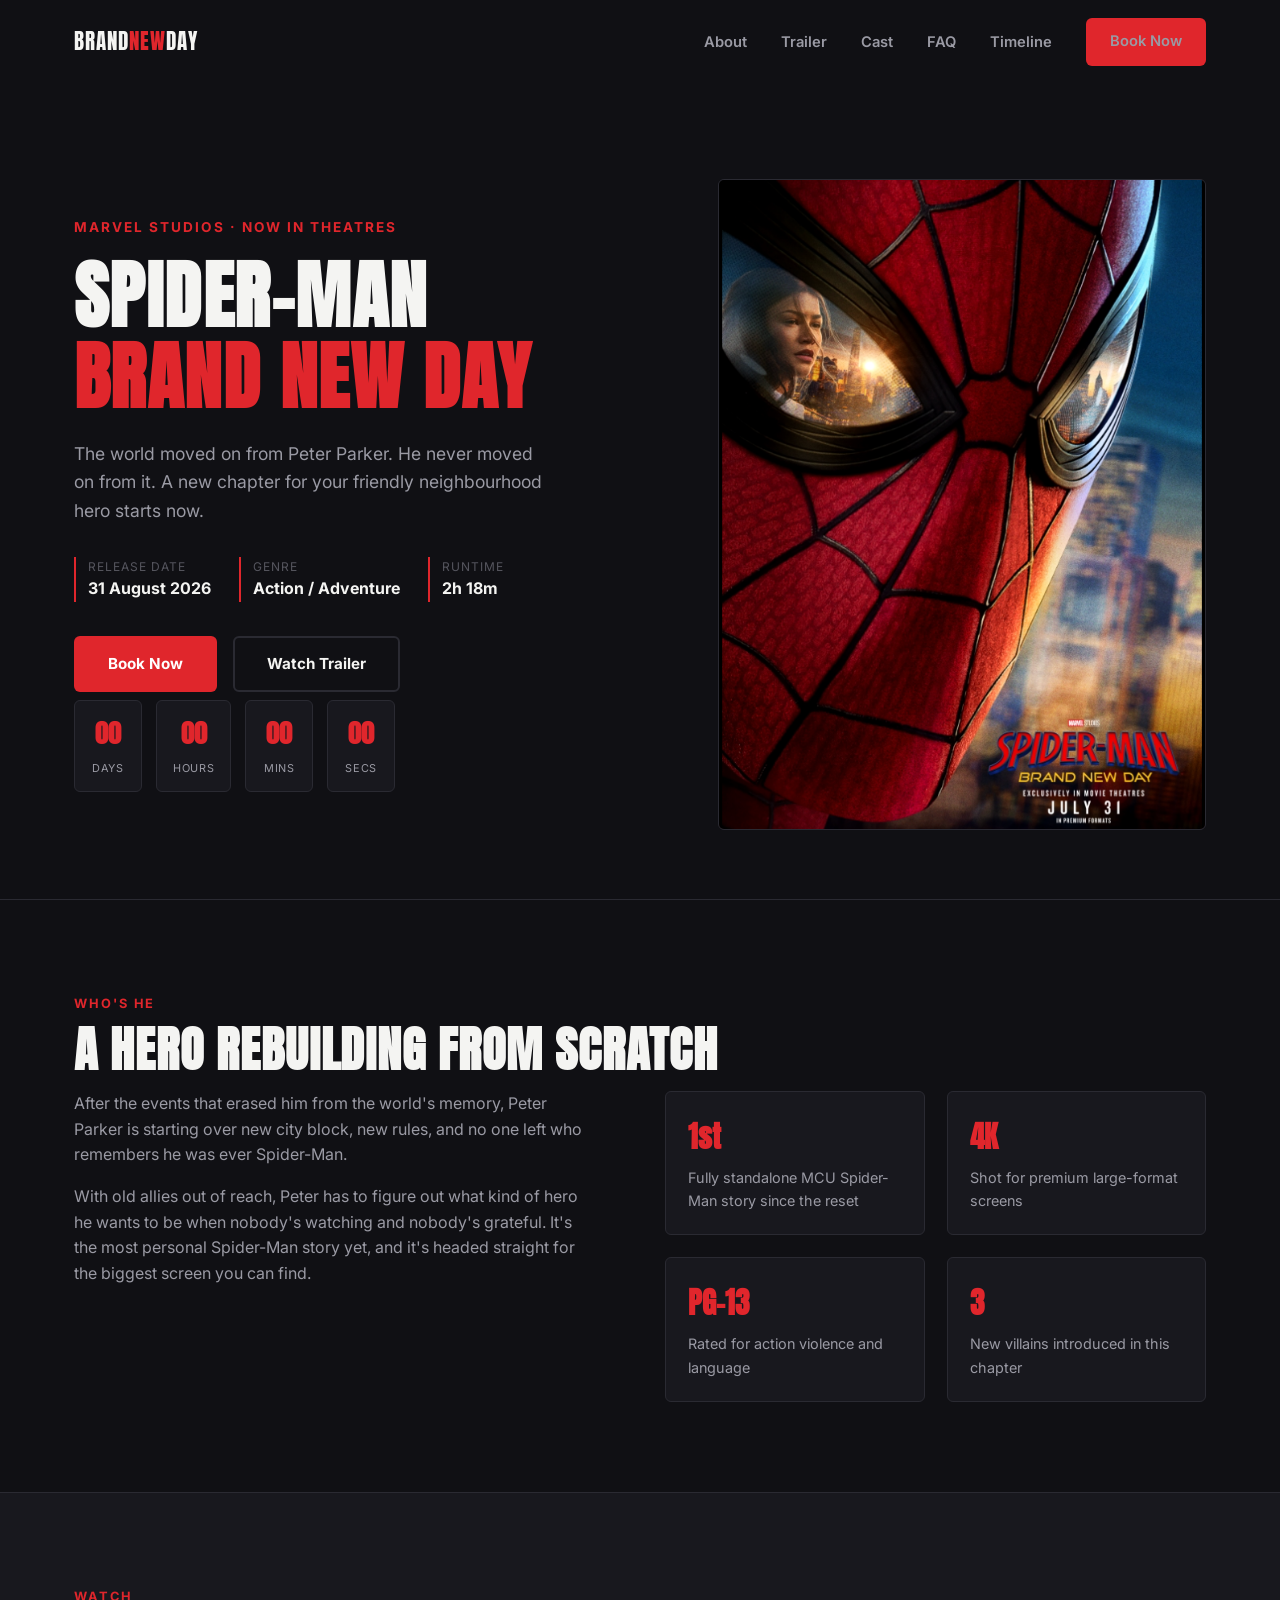
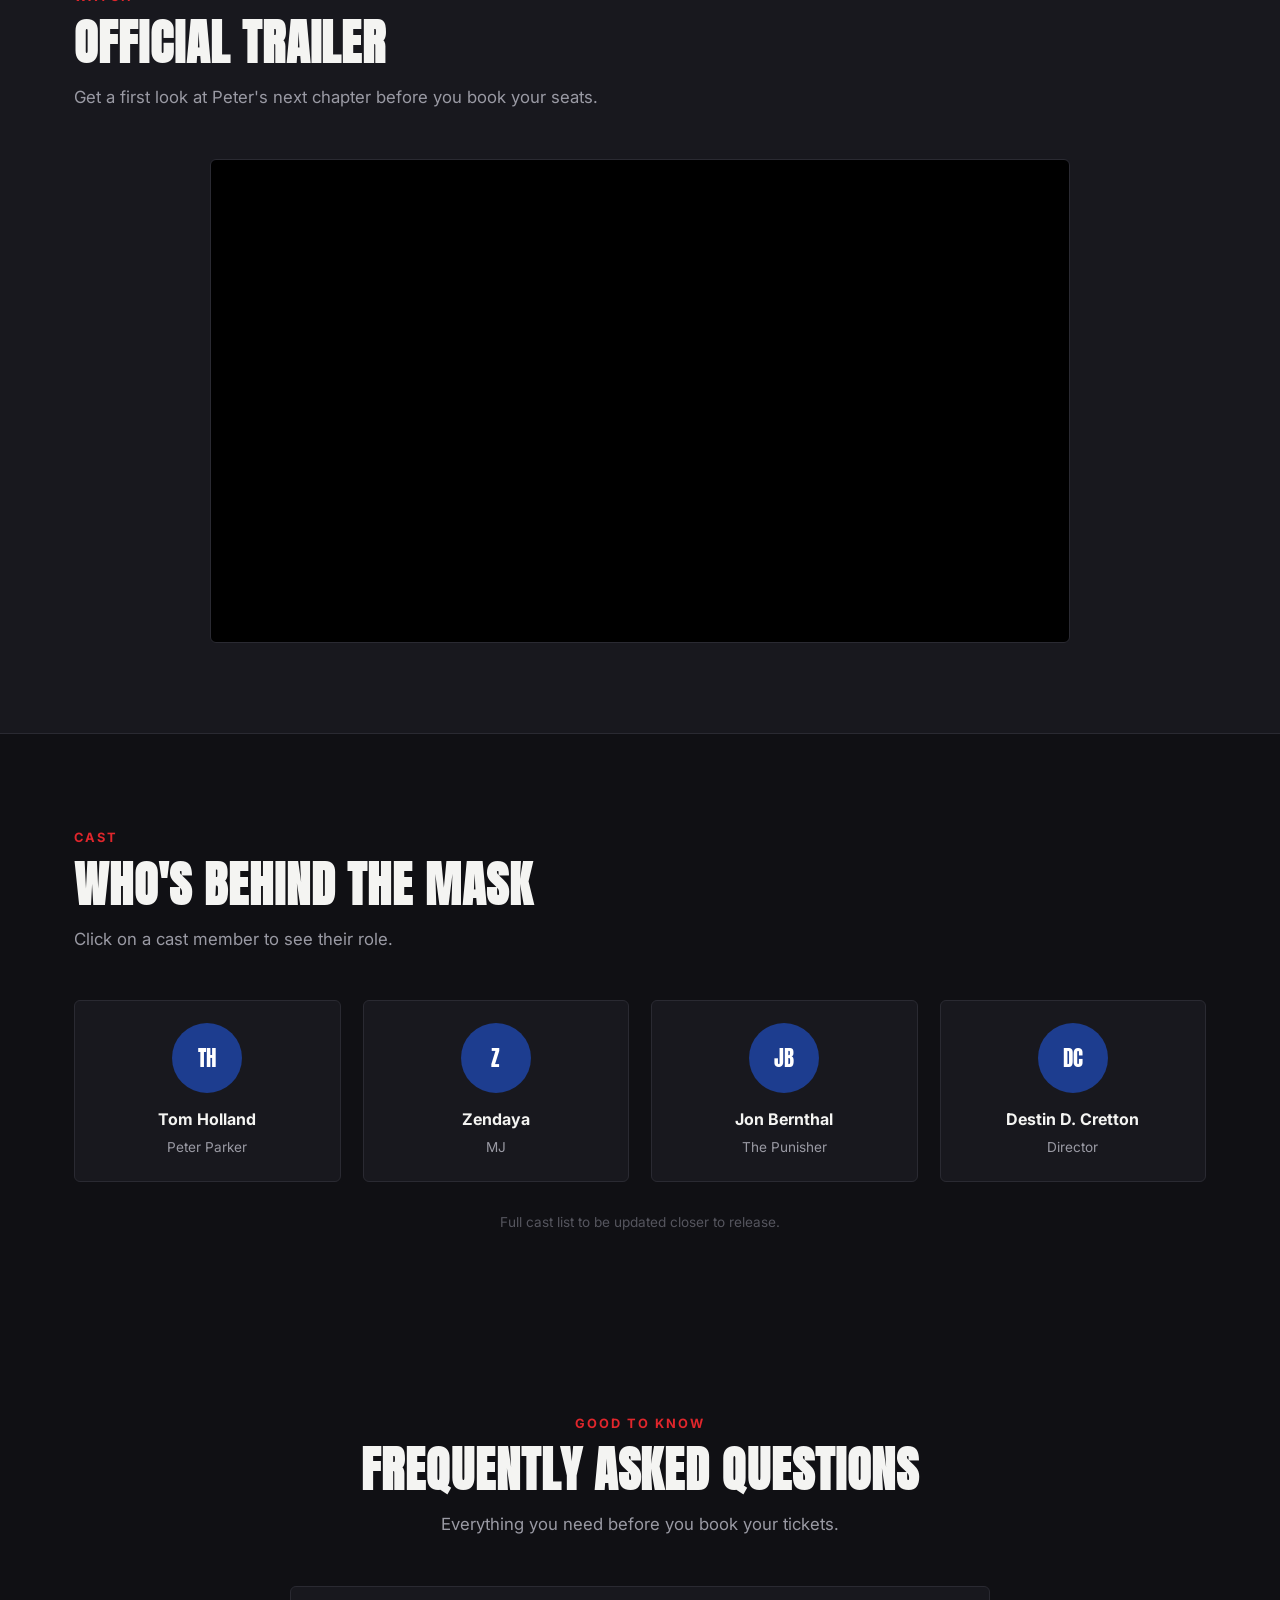
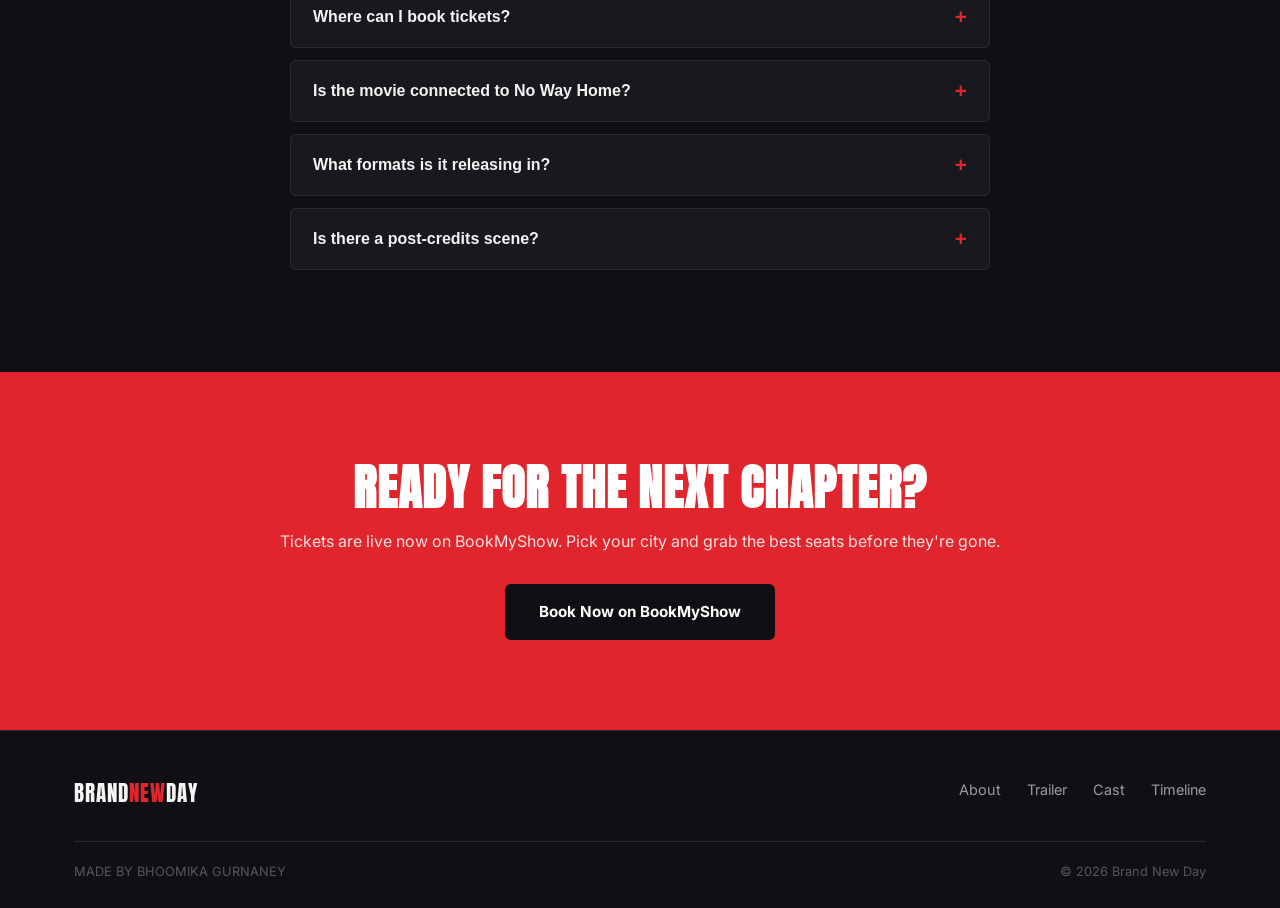
<file: index.html>
<!DOCTYPE html>
<html lang="en">
<head>
  <meta charset="UTF-8" />
  <meta name="viewport" content="width=device-width, initial-scale=1.0" />
  <title>Spider-Man: Brand New Day | Official Landing Page</title>
  <meta name="description" content="Spider-Man: Brand New Day — in theatres July 31. Watch the trailer and book your tickets now." />
  <link rel="stylesheet" href="style.css" />
</head>
<body>

  <nav class="navbar" id="navbar">
    <div class="container nav-inner">
      <a href="index.html" class="logo">BRAND<span>NEW</span>DAY</a>
      <ul class="nav-links" id="navLinks">
        <li><a href="#about" class="nav-link">About</a></li>
        <li><a href="#trailer" class="nav-link">Trailer</a></li>
        <li><a href="#cast" class="nav-link">Cast</a></li>
        <li><a href="#faq" class="nav-link">FAQ</a></li>
        <li><a href="timeline.html" class="nav-link">Timeline</a></li>
        <li><a href="https://in.bookmyshow.com/" target="_blank" rel="noopener" class="btn btn-primary nav-cta">Book Now</a></li>
      </ul>

      <button class="nav-toggle" id="navToggle" aria-label="Toggle menu">
        <span></span><span></span><span></span>
      </button>
    </div>
  </nav>

  <header class="hero">
    <div class="container hero-inner">
      <div class="hero-content reveal">
        <p class="hero-eyebrow">Marvel Studios &middot; Now in Theatres</p>
        <h1 class="hero-title">SPIDER-MAN<br /><span class="accent">BRAND NEW DAY</span></h1>
        <p class="hero-tagline">The world moved on from Peter Parker. He never moved on from it. A new chapter for your friendly neighbourhood hero starts now.</p>
        <div class="hero-meta">
          <div>
            <span>Release Date</span>
            <strong>31 August 2026</strong>
          </div>
          <div>
            <span>Genre</span>
            <strong>Action / Adventure</strong>
          </div>
          <div>
            <span>Runtime</span>
            <strong>2h 18m</strong>
          </div>
        </div>

        <div class="hero-actions">
          <a href="https://in.bookmyshow.com/" target="_blank" rel="noopener" class="btn btn-primary">Book Now</a>
          <a href="#trailer" class="btn btn-outline">Watch Trailer</a>
        </div>

        <div class="countdown" id="countdown">
          <div class="countdown-box"><strong id="cd-days">03</strong><span>Days</span></div>
          <div class="countdown-box"><strong id="cd-hours">00</strong><span>Hours</span></div>
          <div class="countdown-box"><strong id="cd-mins">00</strong><span>Mins</span></div>
          <div class="countdown-box"><strong id="cd-secs">00</strong><span>Secs</span></div>
        </div>
      </div>

      <div class="poster-card reveal">
  <img src="poster.jpg" alt="Spider-Man: Brand New Day movie poster" class="poster-img" />
  </div>
  </div>
  </header>

  <section class="about" id="about">
    <div class="container">
      <p class="eyebrow">WHO'S HE</p>
      <h2 class="reveal">A Hero Rebuilding From Scratch</h2>
      <div class="about-grid">
        <div class="about-text reveal">
          <p>After the events that erased him from the world's memory, Peter Parker is starting over new city block, new rules, and no one left who remembers he was ever Spider-Man.</p>
          <p>With old allies out of reach, Peter has to figure out what kind of hero he wants to be when nobody's watching and nobody's grateful. It's the most personal Spider-Man story yet, and it's headed straight for the biggest screen you can find.</p>
        </div>

        <div class="stat-list reveal">
          <div class="stat-card">
            <strong>1st</strong>
            <p>Fully standalone MCU Spider-Man story since the reset</p>
          </div>
          <div class="stat-card">
            <strong>4K</strong>
            <p>Shot for premium large-format screens</p>
          </div>
          <div class="stat-card">
            <strong>PG-13</strong>
            <p>Rated for action violence and language</p>
          </div>
          <div class="stat-card">
            <strong>3</strong>
            <p>New villains introduced in this chapter</p>
          </div>
        </div>
      </div>
    </div>
  </section>

  <section class="trailer" id="trailer">
    <div class="container">
      <p class="eyebrow">Watch</p>
      <h2 class="reveal">Official Trailer</h2>
      <p class="section-sub reveal">Get a first look at Peter's next chapter before you book your seats.</p>

      <div class="trailer-frame reveal">
        <iframe
          src="https://www.youtube.com/embed/aBlsrtxuwss"
          title="Spider-Man: Brand New Day Official Trailer"
          allow="accelerometer; autoplay; clipboard-write; encrypted-media; gyroscope; picture-in-picture"
          allowfullscreen
          loading="lazy">
        </iframe>
      </div>
    </div>
  </section>

  <section class="cast" id="cast">
    <div class="container">
      <p class="eyebrow">Cast</p>
      <h2 class="reveal">Who's Behind The Mask</h2>
      <p class="section-sub reveal">Click on a cast member to see their role.</p>

      <div class="cast-grid">
        <div class="cast-card reveal" data-name="Tom Holland" data-role="Peter Parker / Spider-Man">
          <div class="cast-avatar">TH</div>
          <h4>Tom Holland</h4>
          <p>Peter Parker</p>
        </div>
        <div class="cast-card reveal" data-name="Zendaya" data-role="MJ">
          <div class="cast-avatar">Z</div>
          <h4>Zendaya</h4>
          <p>MJ</p>
        </div>
        <div class="cast-card reveal" data-name="Jon Bernthal" data-role="The Punisher">
          <div class="cast-avatar">JB</div>
          <h4>Jon Bernthal</h4>
          <p>The Punisher</p>
        </div>
        <div class="cast-card reveal" data-name="Director" data-role="Destin Daniel Cretton">
          <div class="cast-avatar">DC</div>
          <h4>Destin D. Cretton</h4>
          <p>Director</p>
        </div>
      </div>
      <p class="cast-note">Full cast list to be updated closer to release.</p>
    </div>
  </section>

  <section class="faq" id="faq">
    <div class="container">
      <p class="eyebrow" style="text-align:center; display:block;">Good To Know</p>
      <h2 class="reveal" style="text-align:center;">Frequently Asked Questions</h2>
      <p class="section-sub reveal" style="margin-left:auto; margin-right:auto; text-align:center;">Everything you need before you book your tickets.</p>

      <div class="faq-list">
        <div class="faq-item">
          <button class="faq-question">Where can I book tickets?<span class="icon">+</span></button>
          <div class="faq-answer"><p>Tap any "Book Now" button on this page, it takes you straight to BookMyShow, where you can pick your city, cinema and showtime.</p></div>
        </div>
        <div class="faq-item">
          <button class="faq-question">Is the movie connected to No Way Home?<span class="icon">+</span></button>
          <div class="faq-answer"><p>Yes. Brand New Day picks up after the world forgot Peter Parker was Spider-Man, and follows what he does next.</p></div>
        </div>
        <div class="faq-item">
          <button class="faq-question">What formats is it releasing in?<span class="icon">+</span></button>
          <div class="faq-answer"><p>The film releases in standard, 3D, IMAX and 4DX formats, depending on availability at your local cinema.</p></div>
        </div>
        <div class="faq-item">
          <button class="faq-question">Is there a post-credits scene?<span class="icon">+</span></button>
          <div class="faq-answer"><p>As with most Marvel Studios releases, we'd recommend staying seated until the lights come back on.</p></div>
        </div>
      </div>
    </div>
  </section>

  <section class="cta-banner">
    <div class="container">
      <h2>Ready For The Next Chapter?</h2>
      <p>Tickets are live now on BookMyShow. Pick your city and grab the best seats before they're gone.</p>
      <a href="https://in.bookmyshow.com/" target="_blank" rel="noopener" class="btn btn-primary">Book Now on BookMyShow</a>
    </div>
  </section>

  
  <footer>
    <div class="container">
      <div class="footer-top">
        <a href="index.html" class="logo">BRAND<span>NEW</span>DAY</a>
        <ul class="footer-links">
          <li><a href="#about">About</a></li>
          <li><a href="#trailer">Trailer</a></li>
          <li><a href="#cast">Cast</a></li>
          <li><a href="timeline.html">Timeline</a></li>
        </ul>
      </div>
      <div class="footer-bottom">
        <p>MADE BY BHOOMIKA GURNANEY</p>
        <p>&copy; 2026 Brand New Day</p>
      </div>
    </div>
  </footer>

  <button class="back-to-top" id="backToTop" aria-label="Back to top">&uarr;</button>

  <script src="script.js"></script>
</body>
</html>
</file>
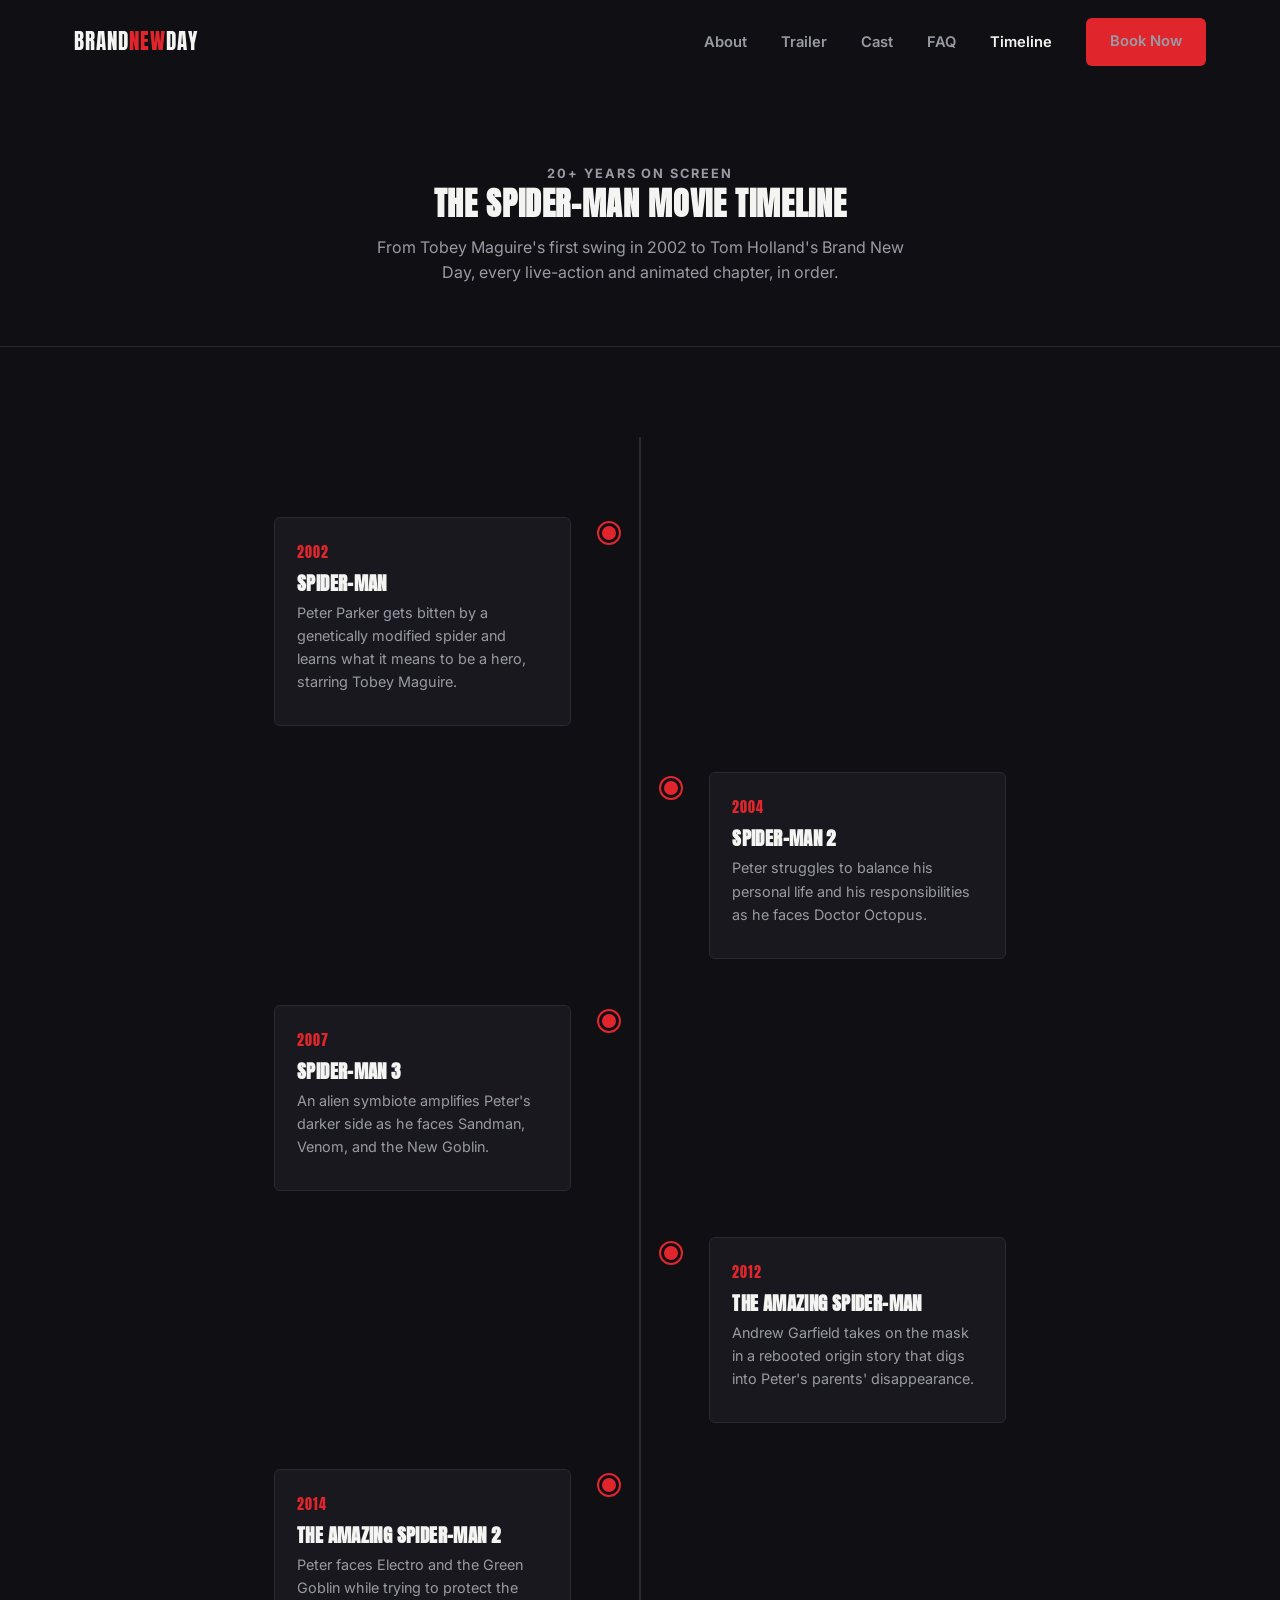
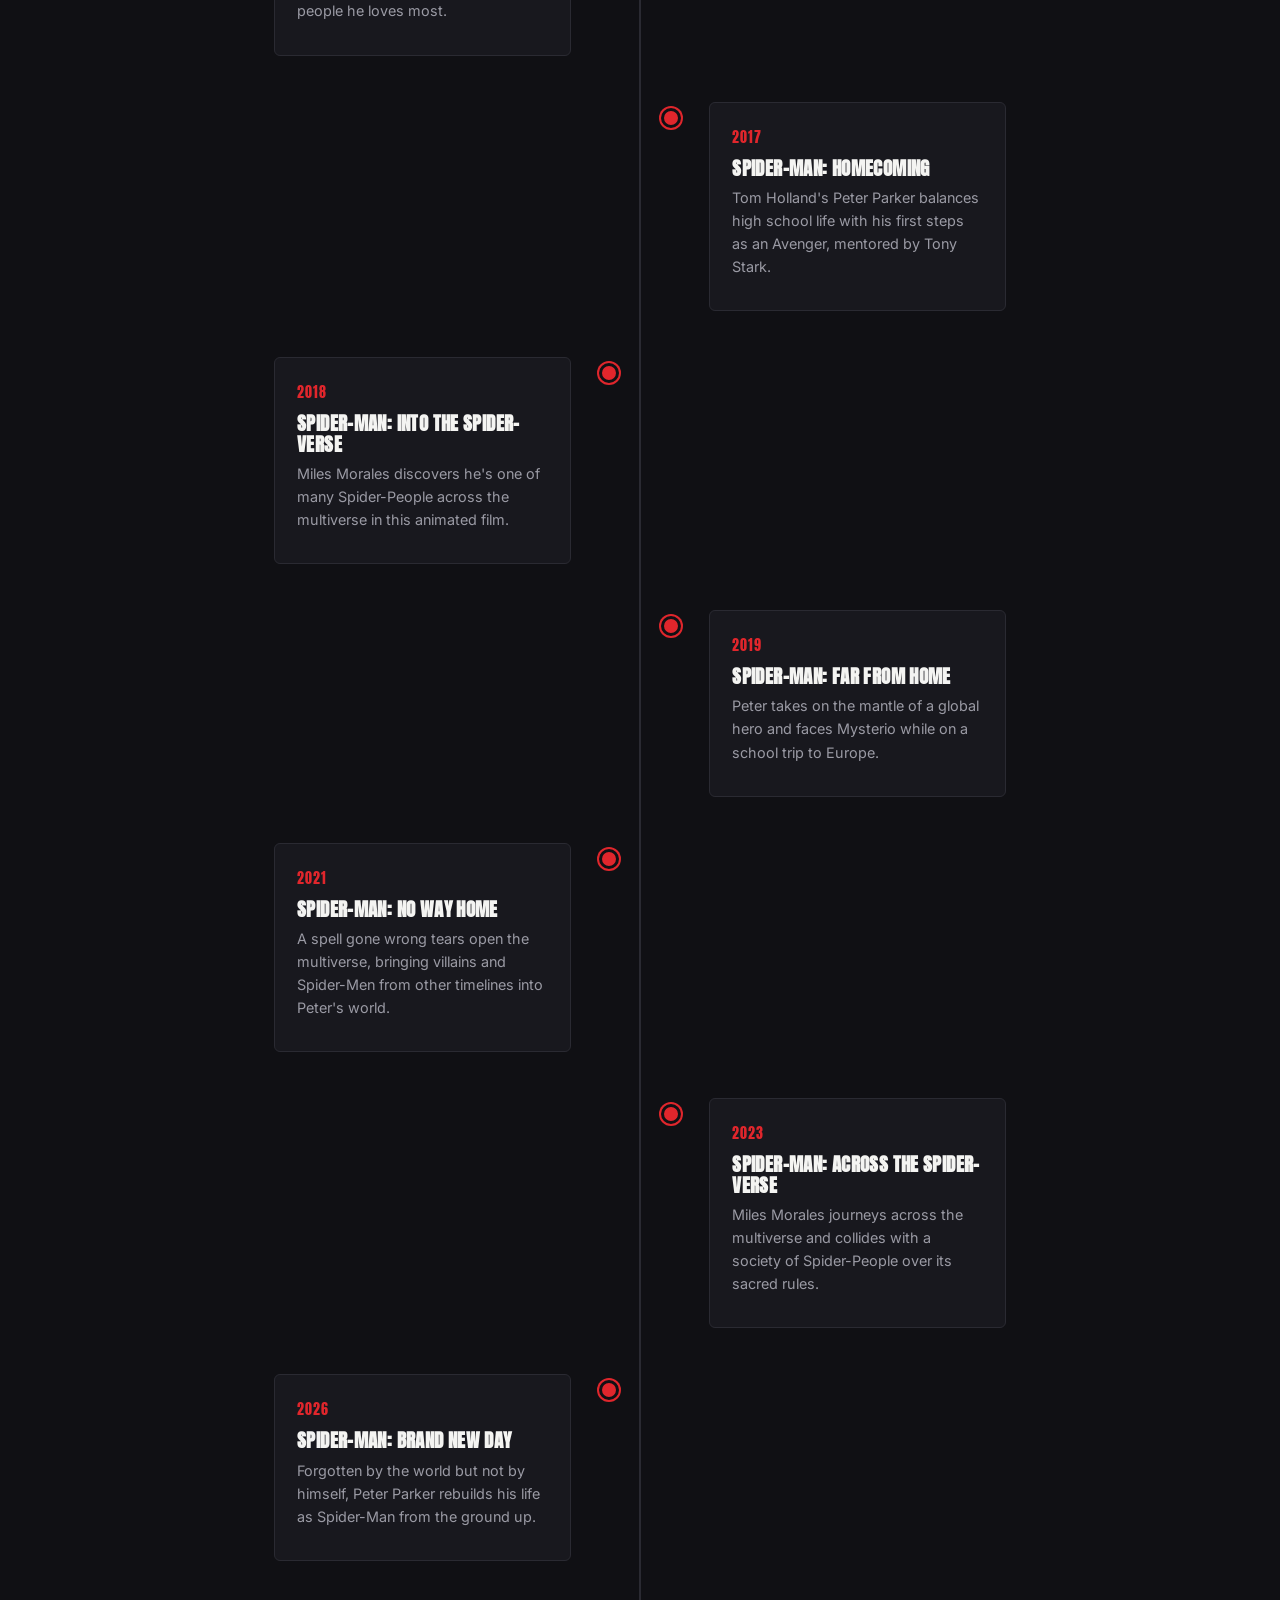
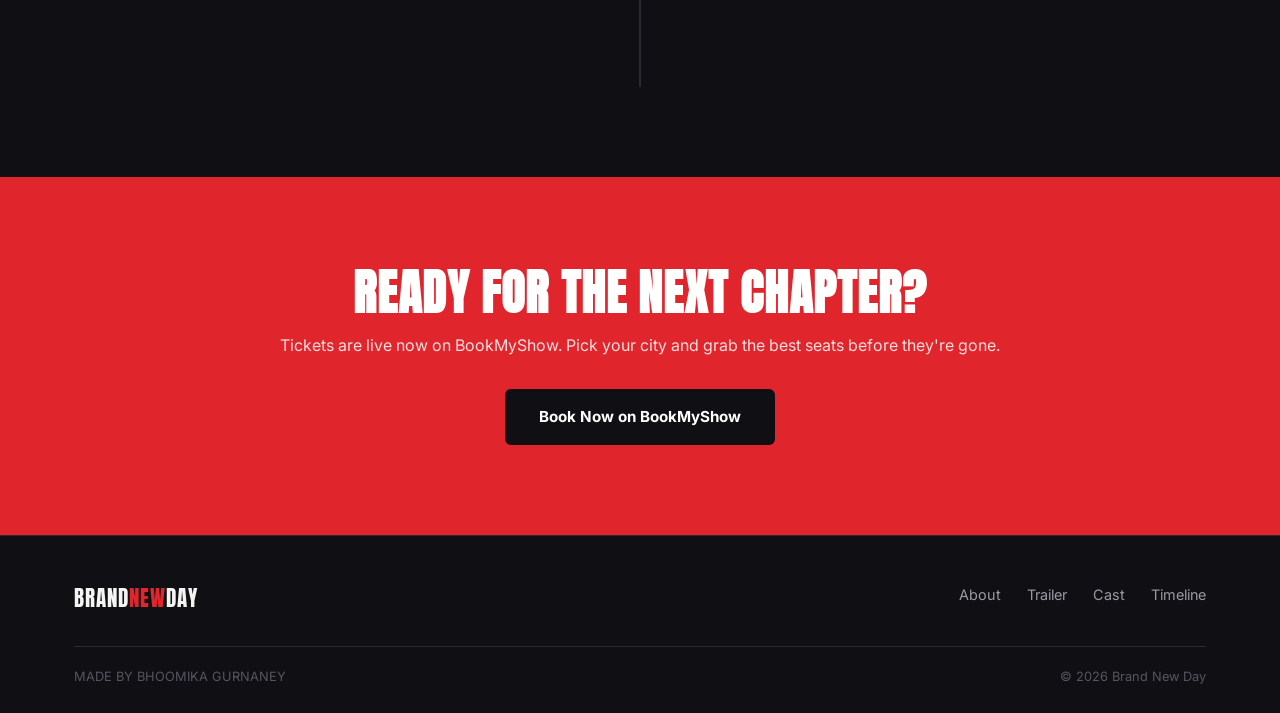
<file: timeline.html>
<!DOCTYPE html>
<html lang="en">
<head>
  <meta charset="UTF-8" />
  <meta name="viewport" content="width=device-width, initial-scale=1.0" />
  <title>Spider-Man Movie Timeline | Brand New Day</title>
  <meta name="description" content="A chronological timeline of every live-action and animated Spider-Man movie, from 2002 to Brand New Day." />
  <link rel="stylesheet" href="style.css" />
</head>
<body>

  <nav class="navbar" id="navbar">
    <div class="container nav-inner">
      <a href="index.html" class="logo">BRAND<span>NEW</span>DAY</a>

      <ul class="nav-links" id="navLinks">
        <li><a href="index.html#about" class="nav-link">About</a></li>
        <li><a href="index.html#trailer" class="nav-link">Trailer</a></li>
        <li><a href="index.html#cast" class="nav-link">Cast</a></li>
        <li><a href="index.html#faq" class="nav-link">FAQ</a></li>
        <li><a href="timeline.html" class="nav-link active">Timeline</a></li>
        <li><a href="https://in.bookmyshow.com/" target="_blank" rel="noopener" class="btn btn-primary nav-cta">Book Now</a></li>
      </ul>

      <button class="nav-toggle" id="navToggle" aria-label="Toggle menu">
        <span></span><span></span><span></span>
      </button>
    </div>
  </nav>

  <header class="page-header">
    <div class="container">
      <p class="eyebrow">20+ Years On Screen</p>
      <h1>The Spider-Man Movie Timeline</h1>
      <p>From Tobey Maguire's first swing in 2002 to Tom Holland's Brand New Day, every live-action and animated chapter, in order.</p>
    </div>
  </header>

  <section>
    <div class="timeline" id="timelineList">

      <div class="timeline-item">
  <div class="timeline-card">
    <span class="timeline-year">2002</span>
    <h3>Spider-Man</h3>
    <p>
      Peter Parker gets bitten by a genetically modified spider and
      learns what it means to be a hero, starring Tobey Maguire.
    </p>
  </div>
</div>

<div class="timeline-item">
  <div class="timeline-card">
    <span class="timeline-year">2004</span>
    <h3>Spider-Man 2</h3>
    <p>
      Peter struggles to balance his personal life and his
      responsibilities as he faces Doctor Octopus.
    </p>
  </div>
</div>

<div class="timeline-item">
  <div class="timeline-card">
    <span class="timeline-year">2007</span>
    <h3>Spider-Man 3</h3>
    <p>
      An alien symbiote amplifies Peter's darker side as he faces
      Sandman, Venom, and the New Goblin.
    </p>
  </div>
</div>

<div class="timeline-item">
  <div class="timeline-card">
    <span class="timeline-year">2012</span>
    <h3>The Amazing Spider-Man</h3>
    <p>
      Andrew Garfield takes on the mask in a rebooted origin story
      that digs into Peter's parents' disappearance.
    </p>
  </div>
</div>

<div class="timeline-item">
  <div class="timeline-card">
    <span class="timeline-year">2014</span>
    <h3>The Amazing Spider-Man 2</h3>
    <p>
      Peter faces Electro and the Green Goblin while trying to
      protect the people he loves most.
    </p>
  </div>
</div>

<div class="timeline-item">
  <div class="timeline-card">
    <span class="timeline-year">2017</span>
    <h3>Spider-Man: Homecoming</h3>
    <p>
      Tom Holland's Peter Parker balances high school life with
      his first steps as an Avenger, mentored by Tony Stark.
    </p>
  </div>
</div>

<div class="timeline-item">
  <div class="timeline-card">
    <span class="timeline-year">2018</span>
    <h3>Spider-Man: Into the Spider-Verse</h3>
    <p>
      Miles Morales discovers he's one of many Spider-People
      across the multiverse in this animated film.
    </p>
  </div>
</div>

<div class="timeline-item">
  <div class="timeline-card">
    <span class="timeline-year">2019</span>
    <h3>Spider-Man: Far From Home</h3>
    <p>
      Peter takes on the mantle of a global hero and faces
      Mysterio while on a school trip to Europe.
    </p>
  </div>
</div>

<div class="timeline-item">
  <div class="timeline-card">
    <span class="timeline-year">2021</span>
    <h3>Spider-Man: No Way Home</h3>
    <p>
      A spell gone wrong tears open the multiverse, bringing
      villains and Spider-Men from other timelines into Peter's world.
    </p>
  </div>
</div>

<div class="timeline-item">
  <div class="timeline-card">
    <span class="timeline-year">2023</span>
    <h3>Spider-Man: Across the Spider-Verse</h3>
    <p>
      Miles Morales journeys across the multiverse and collides
      with a society of Spider-People over its sacred rules.
    </p>
  </div>
</div>

<div class="timeline-item">
  <div class="timeline-card">
    <span class="timeline-year">2026</span>
    <h3>Spider-Man: Brand New Day</h3>
    <p>
      Forgotten by the world but not by himself, Peter Parker
      rebuilds his life as Spider-Man from the ground up.
    </p>
  </div>
</div>
    </div>
  </section>
  <section class="cta-banner">
    <div class="container">
      <h2>Ready For The Next Chapter?</h2>
      <p>Tickets are live now on BookMyShow. Pick your city and grab the best seats before they're gone.</p>
      <a href="https://in.bookmyshow.com/" target="_blank" rel="noopener" class="btn btn-primary">Book Now on BookMyShow</a>
    </div>
  </section>

  <footer>
    <div class="container">
      <div class="footer-top">
        <a href="index.html" class="logo">BRAND<span>NEW</span>DAY</a>
        <ul class="footer-links">
          <li><a href="index.html#about">About</a></li>
          <li><a href="index.html#trailer">Trailer</a></li>
          <li><a href="index.html#cast">Cast</a></li>
          <li><a href="timeline.html">Timeline</a></li>
        </ul>
      </div>
      <div class="footer-bottom">
        <p>MADE BY BHOOMIKA GURNANEY</p>
        <p>&copy; 2026 Brand New Day</p>
      </div>
    </div>
  </footer>

  <button class="back-to-top" id="backToTop" aria-label="Back to top">&uarr;</button>
  <script src="script.js"></script>
</body>
</html>
</file>
<file: style.css>
@import url('https://fonts.googleapis.com/css2?family=Anton&family=Inter:wght@400;500;600;700;800&display=swap');
:root {
  --bg: #101014;       
  --bg-card: #18181e;
  --bg-card-hover: #1e1e26;
  --red: #e0262c;
  --red-dark: #a91c21;
  --blue: #1d3d8f;
  --white: #f4f4f2;
  --grey: #9a9aa4;
  --grey-dim: #55555e;
  --border: #2a2a32;
  --font-display: 'Anton', sans-serif;
  --font-body: 'Inter', sans-serif;
  --max-width: 1180px;
  --radius: 6px;
}

* {
  margin: 0;
  padding: 0;
  box-sizing: border-box;
}

html {
  scroll-behavior: smooth;
}

body {
  background: var(--bg);
  color: var(--white);
  font-family: var(--font-body);
  line-height: 1.6;
  overflow-x: hidden;
}

img {
  max-width: 100%;
  display: block;
}

a {
  color: inherit;
  text-decoration: none;
}

ul {
  list-style: none;
}

.container {
  width: 100%;
  max-width: var(--max-width);
  margin: 0 auto;
  padding: 0 24px;
}

.eyebrow {
  display: inline-block;
  font-size: 0.8rem;
  letter-spacing: 0.15em;
  text-transform: uppercase;
  color: var(--red);
  font-weight: 700;
  margin-bottom: 10px;
}

section {
  padding: 90px 0;
}

h1, h2, h3 {
  font-family: var(--font-display);
  letter-spacing: 0.02em;
  text-transform: uppercase;
  line-height: 1.1;
}

h2 {
  font-size: clamp(2rem, 4vw, 3rem);
  margin-bottom: 14px;
}

.section-sub {
  color: var(--grey);
  max-width: 560px;
  margin-bottom: 48px;
  font-size: 1.05rem;
}

.btn {
  display: inline-flex;
  align-items: center;
  gap: 8px;
  padding: 14px 32px;
  border-radius: var(--radius);
  font-weight: 700;
  font-size: 0.95rem;
  cursor: pointer;
  border: 2px solid transparent;
  transition: transform 0.15s ease, background 0.15s ease, border-color 0.15s ease;
}

.btn:active {
  transform: scale(0.97);
}

.btn-primary {
  background: var(--red);
  color: #fff;
}

.btn-primary:hover {
  background: var(--red-dark);
}

.btn-outline {
  background: transparent;
  border-color: var(--border);
  color: var(--white);
}

.btn-outline:hover {
  border-color: var(--red);
  color: var(--red);
}

.navbar {
  position: fixed;
  top: 0;
  left: 0;
  width: 100%;
  z-index: 500;
  padding: 18px 0;
  background: transparent;
  transition: background 0.25s ease, box-shadow 0.25s ease, padding 0.25s ease;
}

.navbar.scrolled {
  background: rgba(16, 16, 20, 0.96);
  padding: 12px 0;
  box-shadow: 0 2px 12px rgba(0, 0, 0, 0.4);
  border-bottom: 1px solid var(--border);
}

.nav-inner {
  display: flex;
  align-items: center;
  justify-content: space-between;
}

.logo {
  font-family: var(--font-display);
  font-size: 1.3rem;
  letter-spacing: 0.05em;
  color: var(--white);
}

.logo span {
  color: var(--red);
}

.nav-links {
  display: flex;
  gap: 34px;
  align-items: center;
}

.nav-links a {
  font-size: 0.92rem;
  font-weight: 600;
  color: var(--grey);
  transition: color 0.15s ease;
}

.nav-links a:hover,
.nav-links a.active {
  color: var(--white);
}

.nav-cta {
  padding: 10px 22px;
  font-size: 0.85rem;
}

.nav-toggle {
  display: none;
  flex-direction: column;
  gap: 5px;
  background: none;
  border: none;
  cursor: pointer;
  padding: 6px;
}

.nav-toggle span {
  width: 24px;
  height: 2px;
  background: var(--white);
  transition: transform 0.2s ease, opacity 0.2s ease;
}

.nav-toggle.open span:nth-child(1) {
  transform: translateY(7px) rotate(45deg);
}
.nav-toggle.open span:nth-child(2) {
  opacity: 0;
}
.nav-toggle.open span:nth-child(3) {
  transform: translateY(-7px) rotate(-45deg);
}

.hero {
  min-height: 100vh;
  display: flex;
  align-items: center;
  background: var(--bg);
  border-bottom: 1px solid var(--border);
  padding-top: 110px;
}

.hero-inner {
  display: grid;
  grid-template-columns: 1.1fr 0.9fr;
  gap: 48px;
  align-items: center;
}

.hero-eyebrow {
  color: var(--red);
  font-weight: 700;
  letter-spacing: 0.15em;
  font-size: 0.85rem;
  text-transform: uppercase;
  margin-bottom: 18px;
}

.hero-title {
  font-size: clamp(2.6rem, 6vw, 4.6rem);
  color: var(--white);
}

.hero-title .accent {
  color: var(--red);
}

.hero-tagline {
  margin: 22px 0 32px;
  color: var(--grey);
  font-size: 1.1rem;
  max-width: 480px;
}

.hero-meta {
  display: flex;
  gap: 28px;
  margin-bottom: 34px;
  flex-wrap: wrap;
}

.hero-meta div {
  border-left: 2px solid var(--red);
  padding-left: 12px;
}

.hero-meta span {
  display: block;
  font-size: 0.75rem;
  color: var(--grey-dim);
  text-transform: uppercase;
  letter-spacing: 0.08em;
}

.hero-meta strong {
  font-size: 1rem;
  font-weight: 700;
}

.hero-actions {
  display: flex;
  gap: 16px;
  flex-wrap: wrap;
}

.poster-card {
  background: var(--bg-card);
  border: 1px solid var(--border);
  border-radius: var(--radius);
  aspect-ratio: 3 / 4;
  position: relative;
  overflow: hidden;
}

.poster-card::before {
  content: '';
  position: absolute;
  inset: 0;
  background: linear-gradient(180deg, transparent 0%, rgba(224, 38, 44, 0.12) 100%);
}

.poster-text {
  font-family: var(--font-display);
  font-size: 2.6rem;
  text-align: center;
  color: var(--white);
  line-height: 1.05;
  padding: 20px;
  z-index: 1;
}
.poster-img {
  width: 100%;
  height: 100%;
  object-fit: cover;
  position: relative;
  z-index: 1;
}
.poster-text span {
  display: block;
  color: var(--red);
  font-size: 3.4rem;
}

.countdown {
  display: flex;
  gap: 14px;
  margin-top: 8px;
}

.countdown-box {
  background: var(--bg-card);
  border: 1px solid var(--border);
  border-radius: var(--radius);
  padding: 12px 16px;
  text-align: center;
  min-width: 68px;
}

.countdown-box strong {
  display: block;
  font-family: var(--font-display);
  font-size: 1.6rem;
  color: var(--red);
}

.countdown-box span {
  font-size: 0.68rem;
  color: var(--grey);
  text-transform: uppercase;
  letter-spacing: 0.06em;
}

.about {
  background: var(--bg);
}

.about-grid {
  display: grid;
  grid-template-columns: 1fr 1fr;
  gap: 50px;
  align-items: start;
}

.about-text p {
  color: var(--grey);
  margin-bottom: 16px;
  max-width: 520px;
}

.stat-list {
  display: grid;
  grid-template-columns: 1fr 1fr;
  gap: 22px;
}

.stat-card {
  background: var(--bg-card);
  border: 1px solid var(--border);
  border-radius: var(--radius);
  padding: 22px;
}

.stat-card strong {
  font-family: var(--font-display);
  font-size: 1.8rem;
  color: var(--red);
  display: block;
  margin-bottom: 6px;
}

.stat-card p {
  color: var(--grey);
  font-size: 0.9rem;
}

.trailer {
  background: var(--bg-card);
  border-top: 1px solid var(--border);
  border-bottom: 1px solid var(--border);
}

.trailer-frame {
  max-width: 860px;
  margin: 0 auto;
  border: 1px solid var(--border);
  border-radius: var(--radius);
  overflow: hidden;
  background: #000;
}

.trailer-frame iframe {
  width: 100%;
  aspect-ratio: 16 / 9;
  display: block;
  border: none;
}

.cast-grid {
  display: grid;
  grid-template-columns: repeat(4, 1fr);
  gap: 22px;
}

.cast-card {
  background: var(--bg-card);
  border: 1px solid var(--border);
  border-radius: var(--radius);
  padding: 22px 18px;
  text-align: center;
  cursor: pointer;
  transition: background 0.15s ease, border-color 0.15s ease;
}

.cast-card:hover {
  background: var(--bg-card-hover);
  border-color: var(--red);
}

.cast-avatar {
  width: 70px;
  height: 70px;
  border-radius: 50%;
  background: var(--blue);
  color: #fff;
  font-family: var(--font-display);
  font-size: 1.3rem;
  display: flex;
  align-items: center;
  justify-content: center;
  margin: 0 auto 14px;
}

.cast-card h4 {
  font-size: 1rem;
  margin-bottom: 4px;
}

.cast-card p {
  font-size: 0.85rem;
  color: var(--grey);
}

.cast-note {
  text-align: center;
  color: var(--grey-dim);
  font-size: 0.85rem;
  margin-top: 30px;
}

.faq-list {
  max-width: 700px;
  margin: 0 auto;
}

.faq-item {
  border: 1px solid var(--border);
  border-radius: var(--radius);
  margin-bottom: 12px;
  background: var(--bg-card);
  overflow: hidden;
}

.faq-question {
  width: 100%;
  background: none;
  border: none;
  color: var(--white);
  text-align: left;
  padding: 18px 22px;
  font-size: 1rem;
  font-weight: 600;
  cursor: pointer;
  display: flex;
  justify-content: space-between;
  align-items: center;
}

.faq-question .icon {
  font-size: 1.3rem;
  color: var(--red);
  transition: transform 0.2s ease;
  flex-shrink: 0;
  margin-left: 12px;
}

.faq-item.open .faq-question .icon {
  transform: rotate(45deg);
}

.faq-answer {
  max-height: 0;
  overflow: hidden;
  transition: max-height 0.25s ease, padding 0.25s ease;
  padding: 0 22px;
  color: var(--grey);
  font-size: 0.92rem;
}

.faq-item.open .faq-answer {
  max-height: 200px;
  padding: 0 22px 18px;
}

.cta-banner {
  background: var(--red);
  text-align: center;
}

.cta-banner h2 {
  color: #fff;
}

.cta-banner p {
  color: rgba(255, 255, 255, 0.85);
  margin-bottom: 30px;
}

.cta-banner .btn-outline {
  border-color: #fff;
  color: #fff;
}

.cta-banner .btn-outline:hover {
  background: #fff;
  color: var(--red);
}

.cta-banner .btn-primary {
  background: #101014;
}

.cta-banner .btn-primary:hover {
  background: #000;
}

/* ============================================
   Footer
   ============================================ */
footer {
  background: var(--bg);
  border-top: 1px solid var(--border);
  padding: 46px 0 26px;
}

.footer-top {
  display: flex;
  justify-content: space-between;
  flex-wrap: wrap;
  gap: 30px;
  margin-bottom: 30px;
}

.footer-links {
  display: flex;
  gap: 26px;
  flex-wrap: wrap;
}

.footer-links a {
  color: var(--grey);
  font-size: 0.9rem;
}

.footer-links a:hover {
  color: var(--white);
}

.footer-bottom {
  border-top: 1px solid var(--border);
  padding-top: 20px;
  color: var(--grey-dim);
  font-size: 0.8rem;
  display: flex;
  justify-content: space-between;
  flex-wrap: wrap;
  gap: 10px;
}
.back-to-top {
  position: fixed;
  bottom: 26px;
  right: 26px;
  width: 44px;
  height: 44px;
  border-radius: 50%;
  background: var(--red);
  color: #fff;
  border: none;
  font-size: 1.2rem;
  cursor: pointer;
  display: flex;
  align-items: center;
  justify-content: center;
  opacity: 0;
  visibility: hidden;
  transform: translateY(10px);
  transition: opacity 0.2s ease, transform 0.2s ease, visibility 0.2s ease;
  z-index: 400;
}
.back-to-top.show {
  opacity: 1;
  visibility: visible;
  transform: translateY(0);
}

.reveal {
  opacity: 0;
  transform: translateY(24px);
  transition: opacity 0.5s ease, transform 0.5s ease;
}

.reveal.visible {
  opacity: 1;
  transform: translateY(0);
}

.page-header {
  padding: 150px 0 60px;
  text-align: center;
  background: var(--bg);
  border-bottom: 1px solid var(--border);
}

.page-header p {
  color: var(--grey);
  max-width: 560px;
  margin: 14px auto 0;
}

.filter-bar {
  display: flex;
  justify-content: center;
  gap: 12px;
  flex-wrap: wrap;
  margin-top: 34px;
}

.filter-btn {
  padding: 9px 20px;
  border-radius: 999px;
  border: 1px solid var(--border);
  background: var(--bg-card);
  color: var(--grey);
  font-size: 0.85rem;
  font-weight: 600;
  cursor: pointer;
  transition: all 0.15s ease;
}

.filter-btn:hover {
  color: var(--white);
}

.filter-btn.active {
  background: var(--red);
  border-color: var(--red);
  color: #fff;
}

.timeline {
  max-width: 780px;
  margin: 0 auto;
  padding: 80px 24px;
  position: relative;
}

.timeline::before {
  content: '';
  position: absolute;
  left: 24px;
  top: 0;
  bottom: 0;
  width: 2px;
  background: var(--border);
}

@media (min-width: 640px) {
  .timeline::before {
    left: 50%;
    transform: translateX(-1px);
  }
}

.timeline-item {
  position: relative;
  padding-left: 60px;
  margin-bottom: 46px;
}

.timeline-item::before {
  content: '';
  position: absolute;
  left: 18px;
  top: 6px;
  width: 14px;
  height: 14px;
  border-radius: 50%;
  background: var(--red);
  border: 3px solid var(--bg);
  box-shadow: 0 0 0 2px var(--red);
}

@media (min-width: 640px) {
  .timeline-item {
    width: 46%;
    padding-left: 0;
    padding-right: 40px;
  }

  .timeline-item::before {
    left: auto;
    right: -8px;
  }

  .timeline-item:nth-child(even) {
    margin-left: 54%;
    padding-right: 0;
    padding-left: 40px;
  }

  .timeline-item:nth-child(even)::before {
    right: auto;
    left: -8px;
  }
}

.timeline-card {
  background: var(--bg-card);
  border: 1px solid var(--border);
  border-radius: var(--radius);
  padding: 22px;
}

.timeline-year {
  display: inline-block;
  font-family: var(--font-display);
  color: var(--red);
  font-size: 0.9rem;
  letter-spacing: 0.06em;
  margin-bottom: 8px;
}

.timeline-card h3 {
  font-size: 1.2rem;
  margin-bottom: 8px;
}

.timeline-card p {
  color: var(--grey);
  font-size: 0.9rem;
  margin-bottom: 10px;
}

.era-tag {
  display: inline-block;
  font-size: 0.7rem;
  text-transform: uppercase;
  letter-spacing: 0.05em;
  padding: 4px 10px;
  border-radius: 999px;
  background: rgba(224, 38, 44, 0.12);
  color: var(--red);
  font-weight: 700;
}

.timeline-item[data-era="animated"] .era-tag {
  background: rgba(29, 61, 143, 0.18);
  color: #5b82e8;
}

@media (max-width: 900px) {
  .hero-inner {
    grid-template-columns: 1fr;
  }

  .poster-card {
    max-width: 340px;
    margin: 0 auto;
  }

  .about-grid {
    grid-template-columns: 1fr;
  }

  .cast-grid {
    grid-template-columns: repeat(2, 1fr);
  }
}

@media (max-width: 768px) {
  .nav-links {
    position: fixed;
    top: 64px;
    left: 0;
    right: 0;
    background: rgba(16, 16, 20, 0.98);
    flex-direction: column;
    align-items: flex-start;
    padding: 20px 24px;
    gap: 18px;
    border-bottom: 1px solid var(--border);
    transform: translateY(-130%);
    transition: transform 0.25s ease;
  }

  .nav-links.open {
    transform: translateY(0);
  }

  .nav-toggle {
    display: flex;
  }

  section {
    padding: 64px 0;
  }
}

@media (max-width: 480px) {
  .cast-grid {
    grid-template-columns: 1fr 1fr;
  }

  .hero-meta {
    gap: 18px;
  }

  .countdown-box {
    min-width: 58px;
    padding: 10px 12px;
  }

  .footer-top,
  .footer-bottom {
    flex-direction: column;
  }
}
</file>
